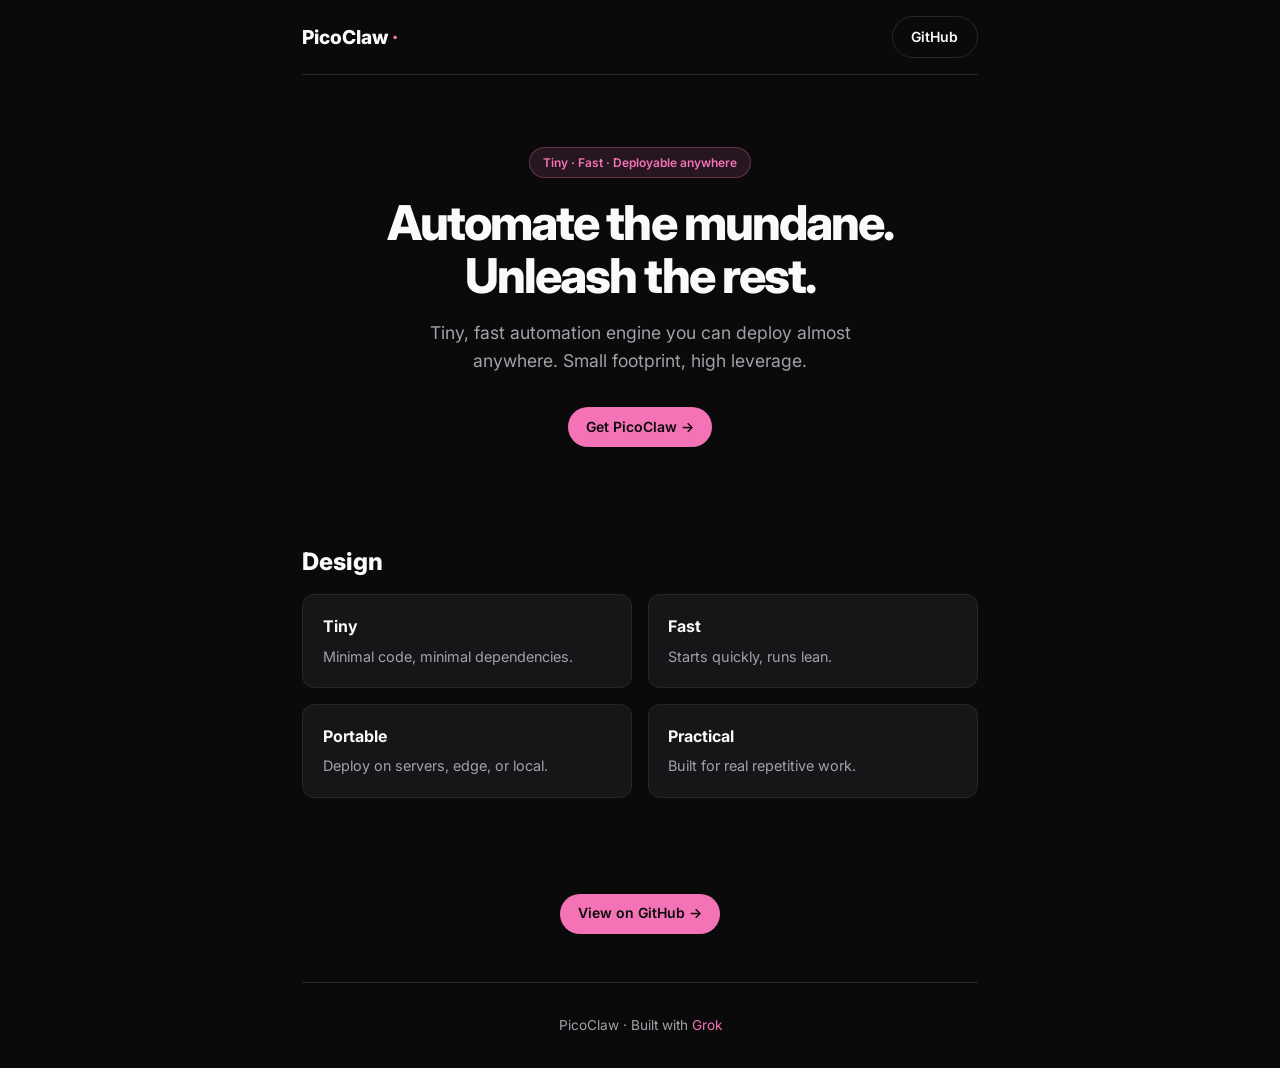
<file: index.html>
<!DOCTYPE html>
<html lang="en">
<head>
  <meta charset="UTF-8" />
  <meta name="viewport" content="width=device-width, initial-scale=1.0" />
  <title>PicoClaw — Tiny, fast, deployable automation</title>
  <meta name="theme-color" content="#0a0a0b" />
  <link href="https://fonts.googleapis.com/css2?family=Inter:wght@400;500;600;700;800&display=swap" rel="stylesheet" />
  <style>
    :root{--bg:#0a0a0b;--card:#161618;--border:#27272a;--text:#fafafa;--muted:#a1a1aa;--accent:#f472b6;--font:'Inter',system-ui,sans-serif}
    *{box-sizing:border-box;margin:0;padding:0}body{font-family:var(--font);background:var(--bg);color:var(--text);line-height:1.6}
    .container{max-width:720px;margin:0 auto;padding:0 1.4rem}
    nav{padding:1rem 0;border-bottom:1px solid var(--border);display:flex;justify-content:space-between;align-items:center}
    .logo{font-weight:800;font-size:1.2rem;text-decoration:none;color:var(--text)}.logo span{color:var(--accent)}
    .btn{display:inline-flex;padding:.55rem 1.15rem;border-radius:999px;font-weight:600;font-size:.875rem;text-decoration:none}
    .btn-primary{background:var(--accent);color:#0a0a0b}.btn-ghost{border:1px solid var(--border);color:var(--text)}
    .hero{padding:4.5rem 0 3rem;text-align:center}
    .badge{display:inline-block;background:rgba(244,114,182,.12);border:1px solid rgba(244,114,182,.3);color:var(--accent);font-size:.75rem;font-weight:600;padding:.3rem .8rem;border-radius:999px;margin-bottom:1.2rem}
    h1{font-size:clamp(2.1rem,5vw,3rem);font-weight:800;letter-spacing:-.04em;line-height:1.1;margin-bottom:1rem}
    .hero p{color:var(--muted);font-size:1.1rem;max-width:500px;margin:0 auto 2rem}
    .cta{display:flex;gap:.7rem;justify-content:center;flex-wrap:wrap}
    section{padding:3rem 0}h2{font-size:1.5rem;font-weight:800;margin-bottom:.8rem}
    .grid{display:grid;grid-template-columns:1fr 1fr;gap:1rem}@media(max-width:520px){.grid{grid-template-columns:1fr}}
    .card{background:var(--card);border:1px solid var(--border);border-radius:12px;padding:1.2rem}.card h3{font-size:1rem;margin-bottom:.3rem}.card p{color:var(--muted);font-size:.9rem}
    footer{border-top:1px solid var(--border);padding:2rem 0;text-align:center;color:var(--muted);font-size:.85rem}footer a{color:var(--accent);text-decoration:none}
  </style>
</head>
<body>
  <div class="container">
    <nav>
      <a href="./" class="logo">PicoClaw <span>·</span></a>
      <a href="https://github.com/ram133/picoclaw" class="btn btn-ghost" target="_blank">GitHub</a>
    </nav>
    <header class="hero">
      <div class="badge">Tiny · Fast · Deployable anywhere</div>
      <h1>Automate the mundane.<br>Unleash the rest.</h1>
      <p>Tiny, fast automation engine you can deploy almost anywhere. Small footprint, high leverage.</p>
      <div class="cta">
        <a href="https://github.com/ram133/picoclaw" class="btn btn-primary" target="_blank">Get PicoClaw →</a>
      </div>
    </header>
    <section>
      <h2>Design</h2>
      <div class="grid">
        <div class="card"><h3>Tiny</h3><p>Minimal code, minimal dependencies.</p></div>
        <div class="card"><h3>Fast</h3><p>Starts quickly, runs lean.</p></div>
        <div class="card"><h3>Portable</h3><p>Deploy on servers, edge, or local.</p></div>
        <div class="card"><h3>Practical</h3><p>Built for real repetitive work.</p></div>
      </div>
    </section>
    <section style="text-align:center;padding-bottom:3rem">
      <a href="https://github.com/ram133/picoclaw" class="btn btn-primary" target="_blank">View on GitHub →</a>
    </section>
    <footer><p>PicoClaw · Built with <a href="https://x.ai">Grok</a></p></footer>
  </div>
</body>
</html>
</file>
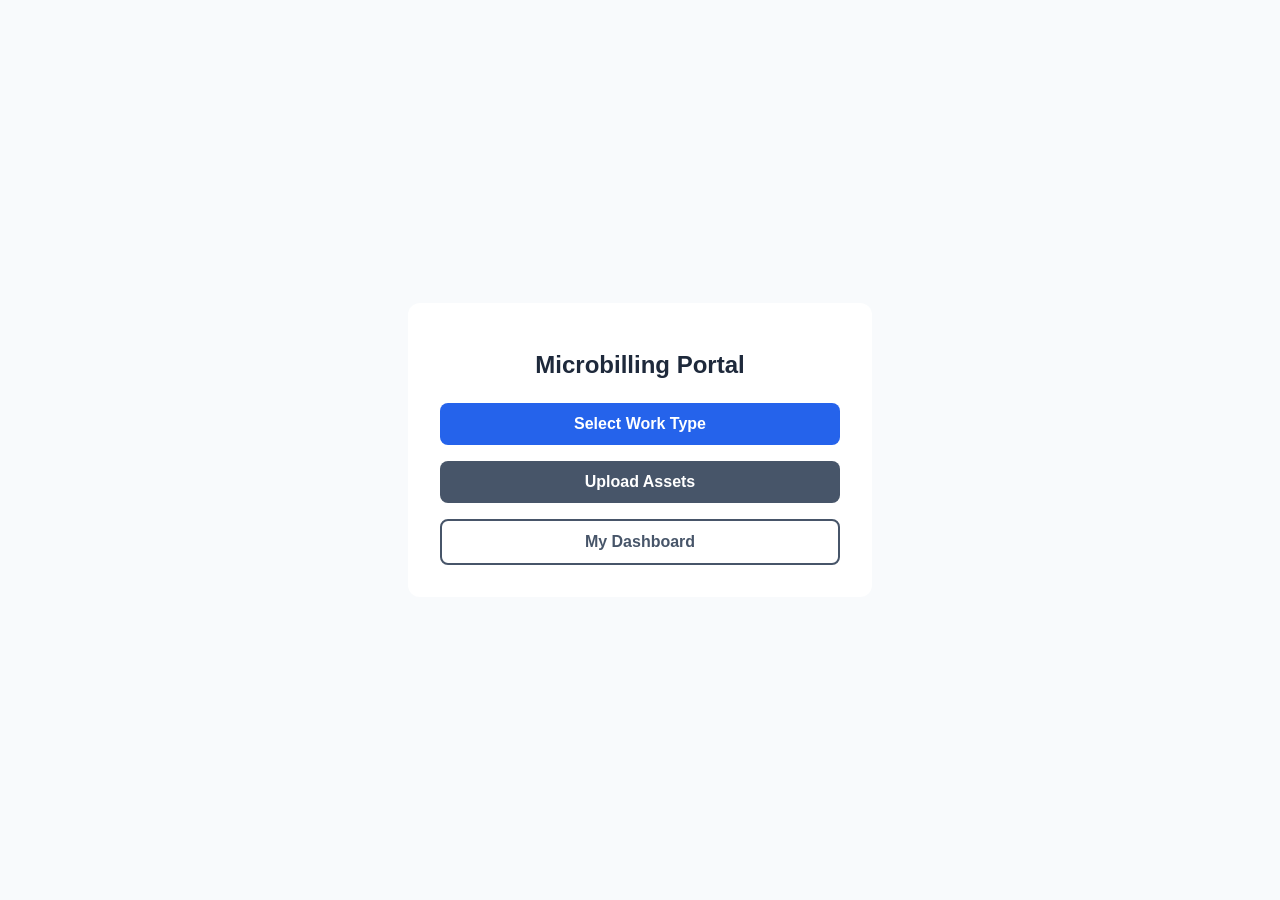
<file: microbilling/index.html>
<!DOCTYPE html>
<html lang="en">
<head>
    <meta charset="UTF-8">
    <meta name="viewport" content="width=device-width, initial-scale=1.0">
    <title>Microbilling | Portal</title>
    <style>
        :root {
            --primary: #2563eb;
            --secondary: #475569;
            --bg: #f8fafc;
            --text: #1e293b;
        }
        body {
            font-family: -apple-system, BlinkMacSystemFont, "Segoe UI", Roboto, sans-serif;
            background-color: var(--bg);
            color: var(--text);
            display: flex;
            justify-content: center;
            align-items: center;
            height: 100vh;
            margin: 0;
        }
        .container {
            background: white;
            padding: 2rem;
            border-radius: 12px;
            shadow: 0 4px 6px -1px rgb(0 0 0 / 0.1);
            text-align: center;
            max-width: 400px;
            width: 100%;
        }
        h1 { margin-bottom: 1.5rem; font-size: 1.5rem; }
        .nav-stack {
            display: flex;
            flex-direction: column;
            gap: 1rem;
        }
        .btn {
            display: block;
            padding: 0.75rem 1rem;
            border-radius: 8px;
            text-decoration: none;
            font-weight: 600;
            transition: opacity 0.2s;
        }
        .btn-primary { background: var(--primary); color: white; }
        .btn-secondary { background: var(--secondary); color: white; }
        .btn-outline { border: 2px solid var(--secondary); color: var(--secondary); }
        .btn:hover { opacity: 0.9; }
    </style>
</head>
<body>
    <div class="container">
        <h1>Microbilling Portal</h1>
        <nav class="nav-stack">
            <a href="work.html" class="btn btn-primary">Select Work Type</a>
            <a href="upload.html" class="btn btn-secondary">Upload Assets</a>
            <a href="dashboard.html" class="btn btn-outline">My Dashboard</a>
        </nav>
    </div>
</body>
</html>
</file>
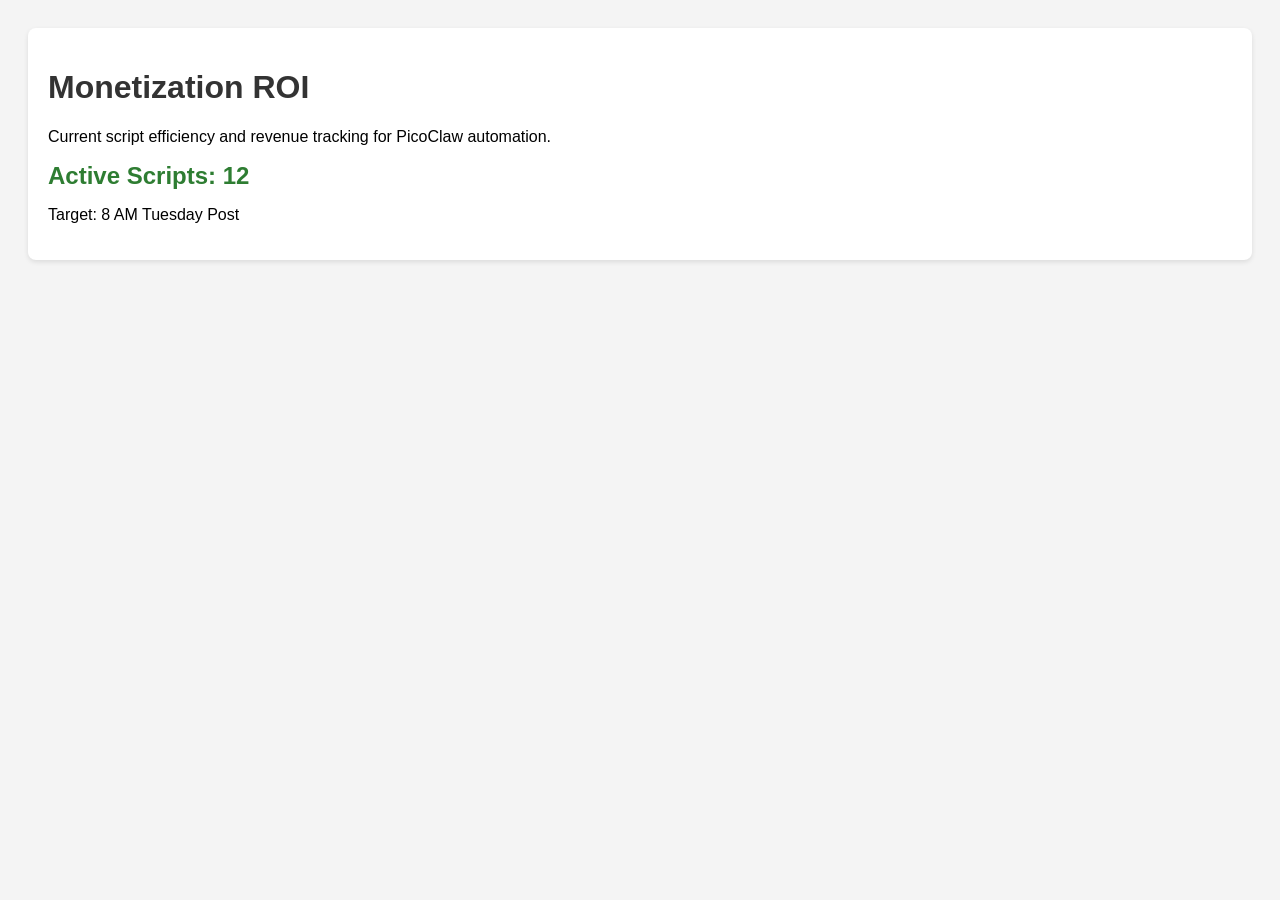
<file: config/roi.html>
<!DOCTYPE html>
<html lang="en">
<head>
    <meta charset="UTF-8">
    <meta name="viewport" content="width=device-width, initial-scale=1.0">
    <title>ROI Tracker</title>
    <style>
        body { font-family: sans-serif; padding: 20px; background: #f4f4f4; }
        .card { background: white; padding: 20px; border-radius: 8px; box-shadow: 0 2px 5px rgba(0,0,0,0.1); }
        h1 { color: #333; }
        .stat { font-size: 1.5rem; font-weight: bold; color: #2e7d32; }
    </style>
</head>
<body>
    <div class="card">
        <h1>Monetization ROI</h1>
        <p>Current script efficiency and revenue tracking for PicoClaw automation.</p>
        <div class="stat">Active Scripts: <span id="count">12</span></div>
        <p>Target: 8 AM Tuesday Post</p>
    </div>
</body>
</html>
</file>
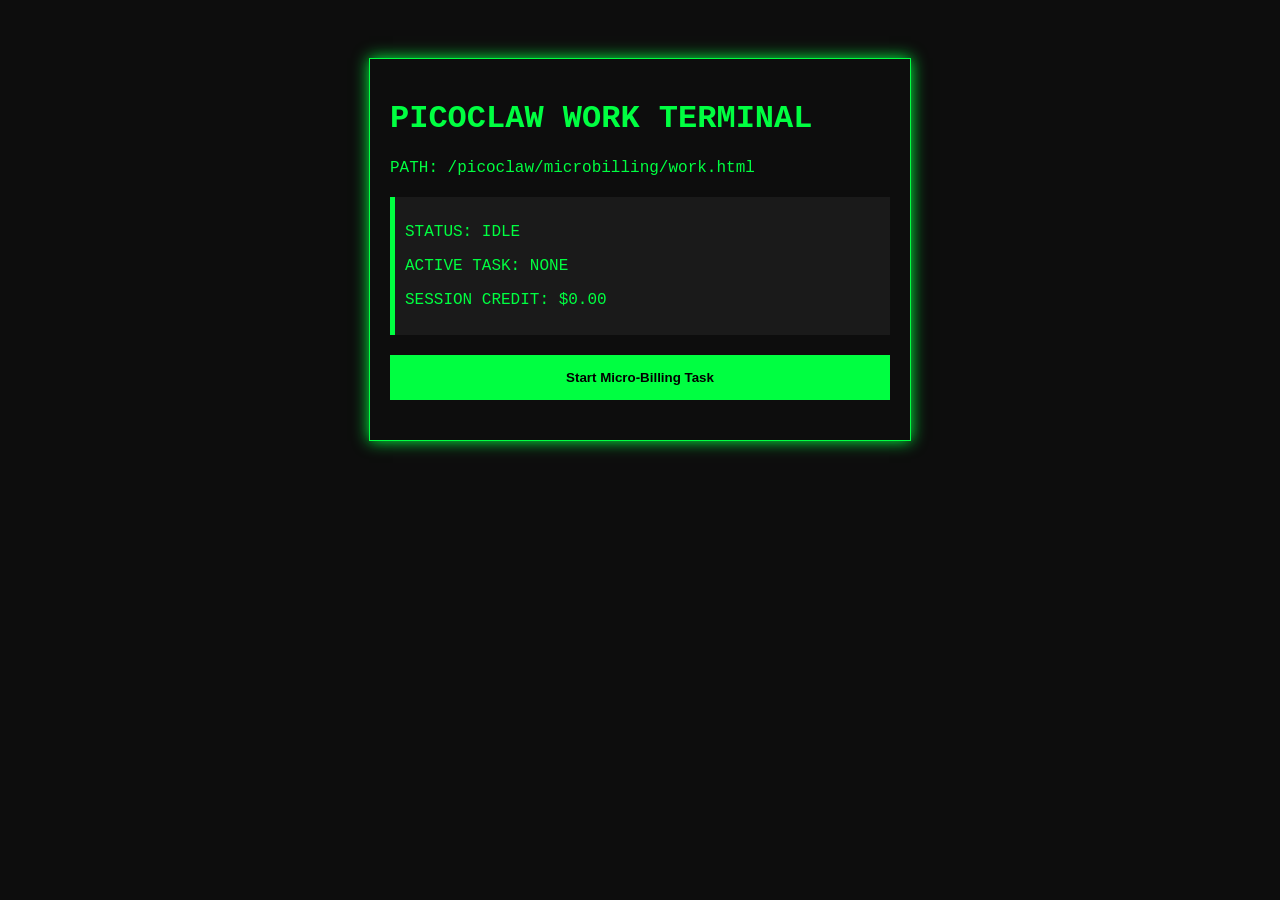
<file: microbilling/1.html>
<!DOCTYPE html>
<html lang="en">
<head>
    <meta charset="UTF-8">
    <meta name="viewport" content="width=device-width, initial-scale=1.0">
    <title>PicoClaw Work Terminal</title>
    <link rel="stylesheet" href="style.css">
</head>
<body>
    <div class="terminal-container">
        <h1>PICOCLAW WORK TERMINAL</h1>
        <p>PATH: /picoclaw/microbilling/work.html</p>
        <div id="status-board">
            <p>STATUS: <span id="status-text">IDLE</span></p>
            <p>ACTIVE TASK: <span id="task-name">NONE</span></p>
            <p>SESSION CREDIT: $<span id="live-billing">0.00</span></p>
        </div>
        <button id="action-btn" onclick="toggleWork()">Start Micro-Billing Task</button>
        <div id="log-display"></div>
    </div>
    <script src="billing.js"></script>
</body>
</html>
</file>
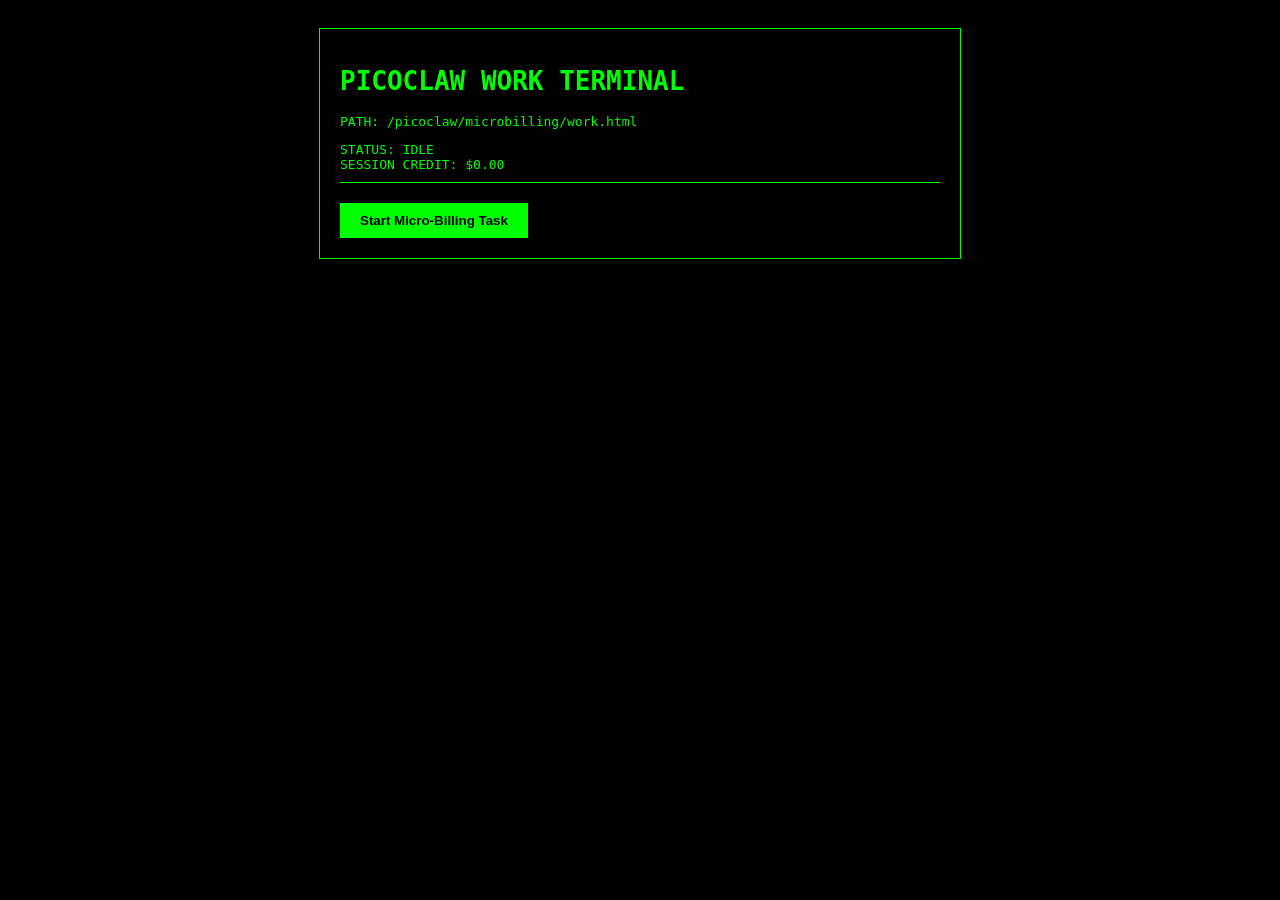
<file: microbilling/2.html>
<!DOCTYPE html>
<html lang="en">
<head>
    <meta charset="UTF-8">
    <meta name="viewport" content="width=device-width, initial-scale=1.0">
    <title>PicoClaw Work Terminal</title>
    <style>
        body { background: #000; color: #0f0; font-family: monospace; padding: 20px; }
        .terminal { border: 1px solid #0f0; padding: 20px; max-width: 600px; margin: auto; }
        .status-bar { border-bottom: 1px solid #0f0; margin-bottom: 20px; padding-bottom: 10px; }
        .task-box { background: #111; padding: 15px; border: 1px dashed #0f0; margin: 10px 0; }
        .btn { background: #0f0; color: #000; border: none; padding: 10px 20px; cursor: pointer; font-weight: bold; }
        .btn:hover { background: #0a0; }
        .hidden { display: none; }
    </style>
</head>
<body>

<div class="terminal">
    <h1>PICOCLAW WORK TERMINAL</h1>
    <p>PATH: /picoclaw/microbilling/work.html</p>
    
    <div class="status-bar">
        STATUS: <span id="status">IDLE</span><br>
        SESSION CREDIT: <span id="credit">$0.00</span>
    </div>

    <div id="setup-view">
        <button class="btn" onclick="startWork()">Start Micro-Billing Task</button>
    </div>

    <div id="work-view" class="hidden">
        <div class="task-box">
            <strong>ACTIVE TASK:</strong> <span id="task-id">#7721</span><br>
            <strong>DESCRIPTION:</strong> <span id="task-desc">Loading next available task...</span><br>
            <strong>SOURCE FILE:</strong> <a id="source-link" href="#" style="color: #0f0;">[Download Customer File]</a>
        </div>
        <p>Timer: <span id="timer">00:00</span></p>
        <button class="btn" style="background: #f00;" onclick="stopWork()">Submit & End Session</button>
    </div>
</div>

<script>
    let seconds = 0;
    let timerInterval;

    function startWork() {
        document.getElementById('setup-view').classList.add('hidden');
        document.getElementById('work-view').classList.remove('hidden');
        document.getElementById('status').innerText = "LIVE - BILLING";
        
        // Simulating data fetch from a customer upload
        document.getElementById('task-desc').innerText = "Analyze the attached document for data entry.";
        document.getElementById('source-link').href = "/uploads/customer_file_sample.pdf";

        timerInterval = setInterval(() => {
            seconds++;
            let mins = Math.floor(seconds / 60);
            let secs = seconds % 60;
            document.getElementById('timer').innerText = 
                (mins < 10 ? "0" + mins : mins) + ":" + (secs < 10 ? "0" + secs : secs);
            
            // Increment credit (e.g., $0.01 per 10 seconds)
            document.getElementById('credit').innerText = "$" + (seconds * 0.001).toFixed(2);
        }, 1000);
    }

    function stopWork() {
        clearInterval(timerInterval);
        alert("Task submitted. Final Credit: " + document.getElementById('credit').innerText);
        location.reload();
    }
</script>

</body>
</html>
</file>
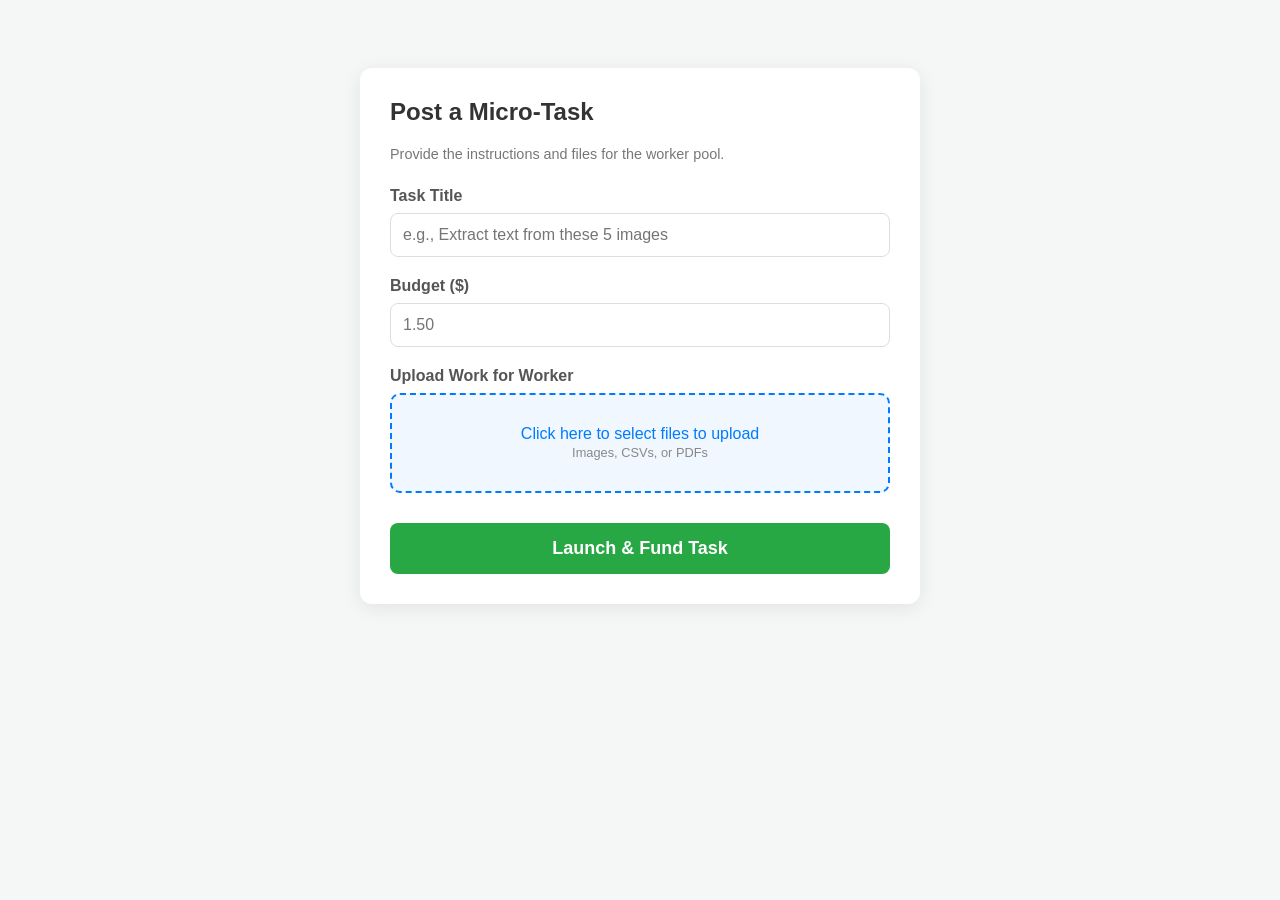
<file: microbilling/customer.html>
<!DOCTYPE html>
<html lang="en">
<head>
    <meta charset="UTF-8">
    <meta name="viewport" content="width=device-width, initial-scale=1.0">
    <title>Customer Portal - Upload Work</title>
    <style>
        body { font-family: -apple-system, BlinkMacSystemFont, "Segoe UI", Roboto, Helvetica, Arial, sans-serif; background: #f4f7f6; padding: 20px; }
        .card { background: white; max-width: 500px; margin: 40px auto; padding: 30px; border-radius: 12px; box-shadow: 0 4px 20px rgba(0,0,0,0.08); }
        h2 { margin-top: 0; color: #333; }
        .form-group { margin-bottom: 20px; }
        label { display: block; font-weight: 600; margin-bottom: 8px; color: #555; }
        input[type="text"], input[type="number"], textarea { 
            width: 100%; padding: 12px; border: 1px solid #ddd; border-radius: 8px; box-sizing: border-box; font-size: 16px;
        }
        .upload-zone { 
            border: 2px dashed #007bff; background: #f0f7ff; padding: 30px; text-align: center; border-radius: 10px; cursor: pointer; transition: 0.3s;
        }
        .upload-zone:hover { background: #e1efff; border-color: #0056b3; }
        .upload-zone p { margin: 0; color: #007bff; font-weight: 500; }
        .file-list { margin-top: 10px; font-size: 0.9em; color: #666; }
        .btn-launch { 
            width: 100%; padding: 15px; background: #28a745; color: white; border: none; border-radius: 8px; font-size: 18px; font-weight: bold; cursor: pointer; margin-top: 10px;
        }
        .btn-launch:active { transform: translateY(1px); }
    </style>
</head>
<body>

<div class="card">
    <h2>Post a Micro-Task</h2>
    <p style="color:#777; font-size: 0.9em; margin-bottom: 25px;">Provide the instructions and files for the worker pool.</p>

    <div class="form-group">
        <label>Task Title</label>
        <input type="text" id="taskTitle" placeholder="e.g., Extract text from these 5 images">
    </div>

    <div class="form-group">
        <label>Budget ($)</label>
        <input type="number" id="budget" step="0.01" placeholder="1.50">
    </div>

    <div class="form-group">
        <label>Upload Work for Worker</label>
        <div class="upload-zone" onclick="document.getElementById('fileInput').click()">
            <p>Click here to select files to upload</p>
            <span style="font-size: 0.8em; color: #888;">Images, CSVs, or PDFs</span>
            <input type="file" id="fileInput" multiple style="display: none;" onchange="updateFileList()">
        </div>
        <div id="fileList" class="file-list"></div>
    </div>

    <button class="btn-launch" onclick="launchTask()">Launch & Fund Task</button>
</div>

<script>
    function updateFileList() {
        const input = document.getElementById('fileInput');
        const list = document.getElementById('fileList');
        list.innerHTML = '';
        for (let i = 0; i < input.files.length; i++) {
            list.innerHTML += '<div>📄 ' + input.files[i].name + '</div>';
        }
    }

    function launchTask() {
        const title = document.getElementById('taskTitle').value;
        if (!title) {
            alert("Please provide a task title.");
            return;
        }
        alert("Task '" + title + "' has been broadcast to workers!");
    }
</script>

</body>
</html>
</file>
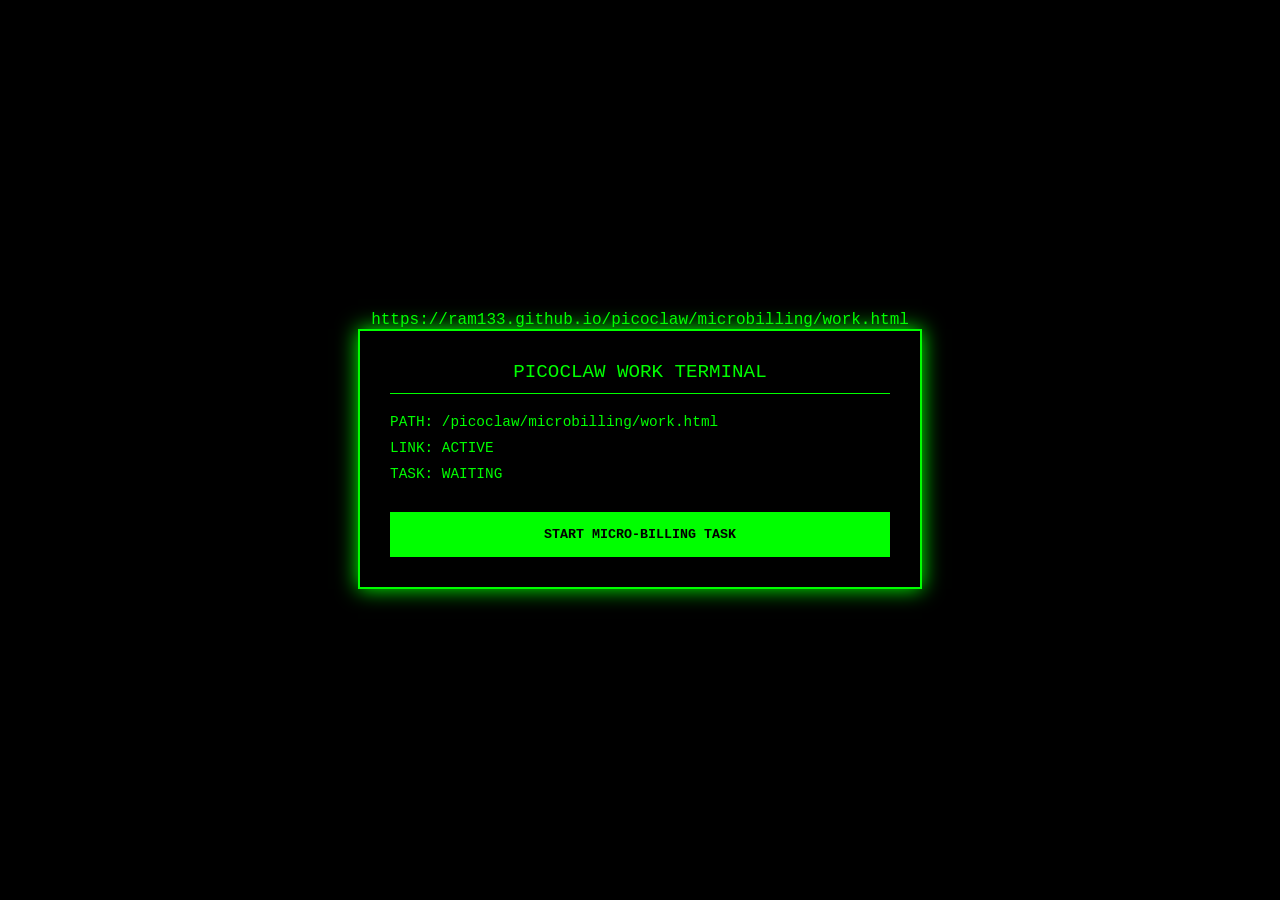
<file: microbilling/work.html>
https://ram133.github.io/picoclaw/microbilling/work.html
<!DOCTYPE html>
<html lang="en">
<head>
    <meta charset="UTF-8">
    <meta name="viewport" content="width=device-width, initial-scale=1.0">
    <title>work</title>
    <style>
        body {
            background-color: #000000;
            color: #00FF00;
            font-family: 'Courier New', Courier, monospace;
            margin: 0;
            display: flex;
            flex-direction: column;
            align-items: center;
            justify-content: center;
            height: 100vh;
        }
        .container {
            border: 2px solid #00FF00;
            padding: 30px;
            width: 85%;
            max-width: 500px;
            box-shadow: 0 0 20px #00FF00;
        }
        .header {
            font-size: 1.2rem;
            border-bottom: 1px solid #00FF00;
            margin-bottom: 20px;
            padding-bottom: 10px;
            text-align: center;
        }
        .status-line {
            margin: 10px 0;
            font-size: 0.9rem;
        }
        .action-btn {
            background-color: #00FF00;
            color: #000000;
            border: none;
            padding: 15px;
            width: 100%;
            font-family: inherit;
            font-weight: bold;
            text-transform: uppercase;
            cursor: pointer;
            margin-top: 20px;
        }
        .action-btn:hover {
            background-color: #00CC00;
        }
    </style>
</head>
<body>

    <div class="container">
        <div class="header">PICOCLAW WORK TERMINAL</div>
        <div class="status-line">PATH: /picoclaw/microbilling/work.html</div>
        <div class="status-line">LINK: ACTIVE</div>
        <div class="status-line">TASK: WAITING</div>
        
        <button class="action-btn" onclick="run()">Start Micro-Billing Task</button>
    </div>

    <script>
        function run() {
            console.log('Work sequence started.');
            alert('Task sequence initiated.');
        }
    </script>

</body>
</html>
</file>
<file: microbilling/style.css>
/* /picoclaw/microbilling/style.css */
body {
    background-color: #0d0d0d;
    color: #00ff41;
    font-family: 'Courier New', Courier, monospace;
    display: flex;
    justify-content: center;
    padding-top: 50px;
}
.terminal-container {
    border: 1px solid #00ff41;
    padding: 20px;
    width: 90%;
    max-width: 500px;
    box-shadow: 0 0 15px #00ff41;
}
#status-board {
    background: #1a1a1a;
    padding: 10px;
    margin: 20px 0;
    border-left: 5px solid #00ff41;
}
button {
    width: 100%;
    padding: 15px;
    background: #00ff41;
    color: black;
    border: none;
    font-weight: bold;
    cursor: pointer;
}
#log-display {
    margin-top: 20px;
    font-size: 0.8rem;
    color: #008f11;
    max-height: 100px;
    overflow-y: auto;
}
</file>
